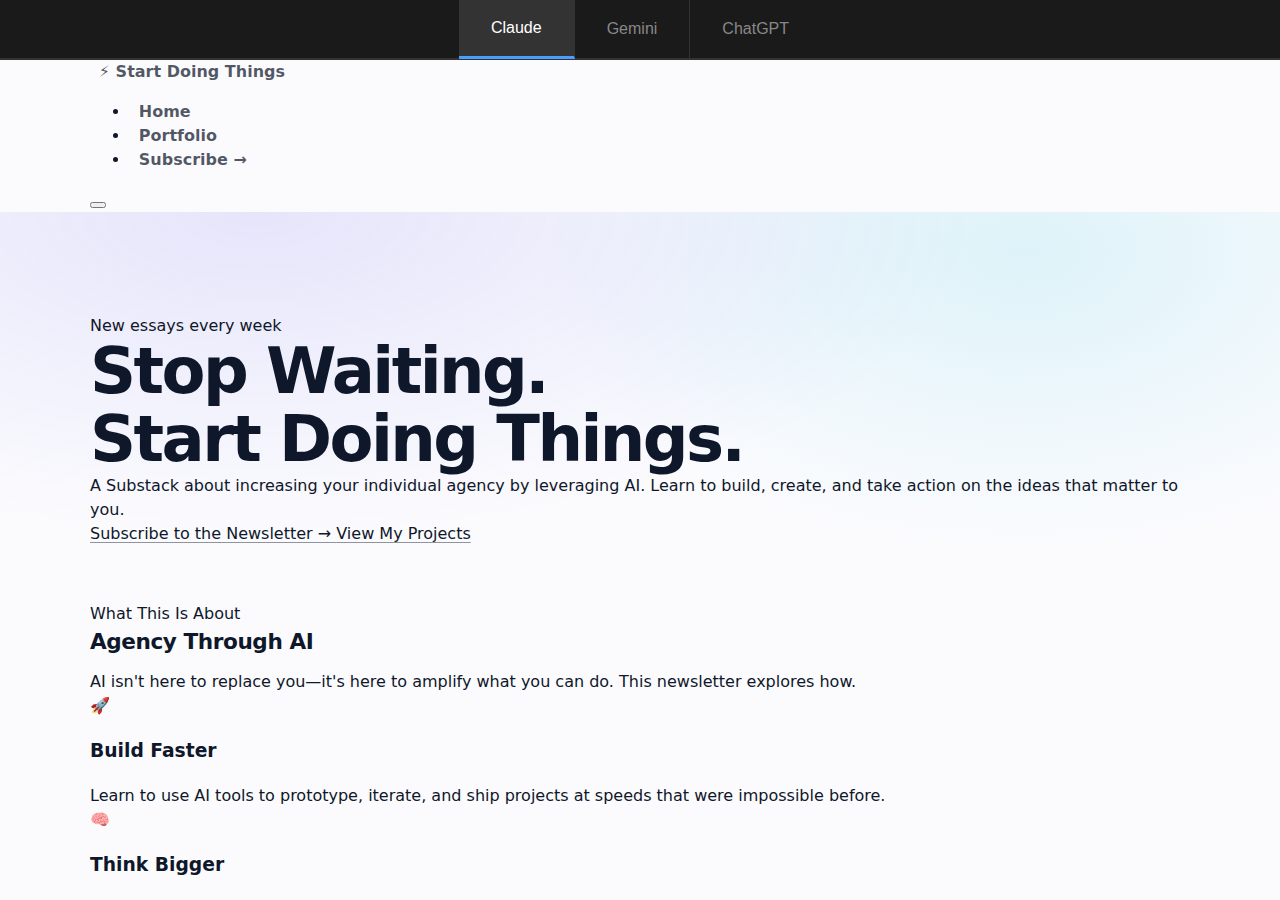
<file: index.html>
<!DOCTYPE html>
<html lang="en">
<head>
  <meta charset="UTF-8">
  <meta name="viewport" content="width=device-width, initial-scale=1.0">
  <title>AI Website Comparison | Start Doing Things</title>
  <meta name="description" content="Compare three AI-generated versions of the Start Doing Things website">
  <link rel="stylesheet" href="assets/css/switcher.css">
</head>
<body>
  <nav class="switcher-nav" role="navigation" aria-label="AI version switcher">
    <button data-target="claude" class="active" aria-label="View Claude's version">
      Claude
    </button>
    <button data-target="gemini" aria-label="View Gemini's version">
      Gemini
    </button>
    <button data-target="gpt" aria-label="View ChatGPT's version">
      ChatGPT
    </button>
  </nav>

  <iframe
    id="claude"
    src="claude.html"
    class="ai-frame active"
    title="Claude's website version"
    loading="eager">
  </iframe>

  <iframe
    id="gemini"
    src="gemini.html"
    class="ai-frame"
    title="Gemini's website version"
    loading="eager">
  </iframe>

  <iframe
    id="gpt"
    src="gpt.html"
    class="ai-frame"
    title="ChatGPT's website version"
    loading="eager">
  </iframe>

  <script src="assets/js/switcher.js"></script>
</body>
</html>
</file>
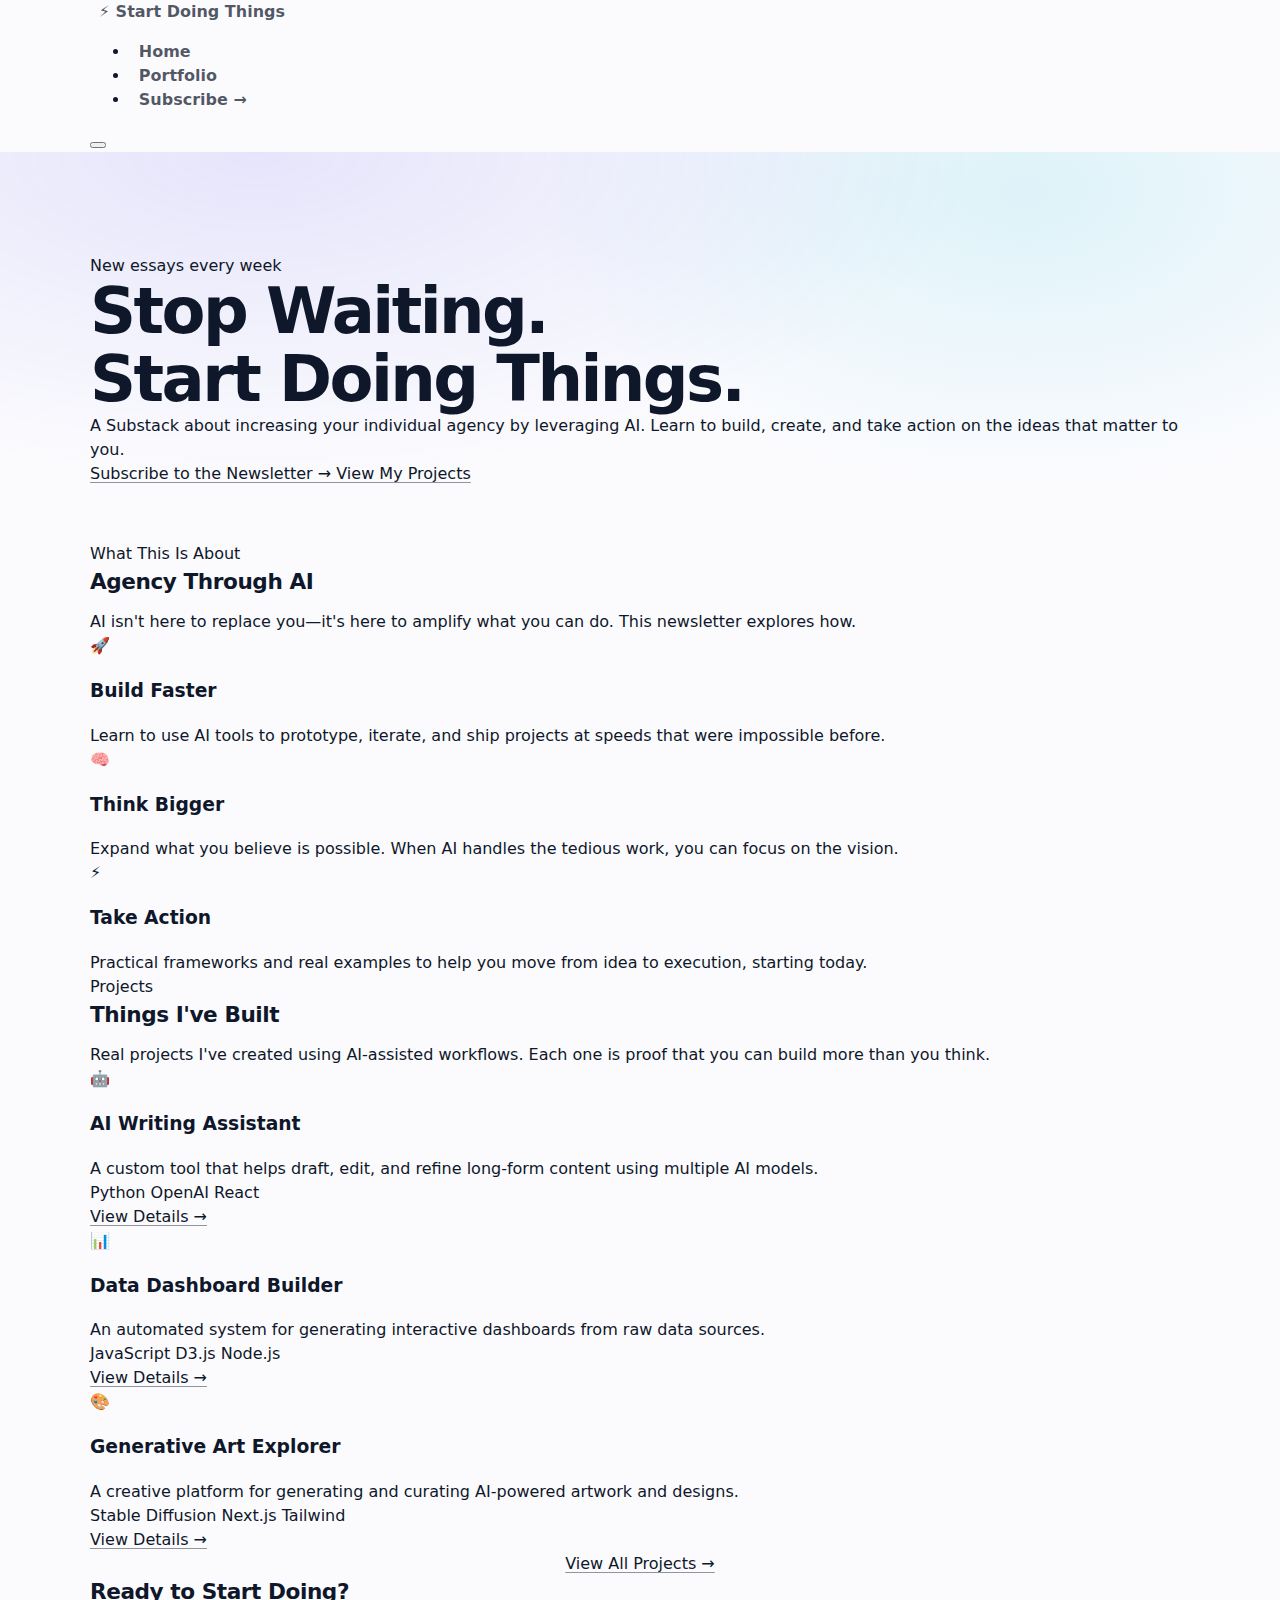
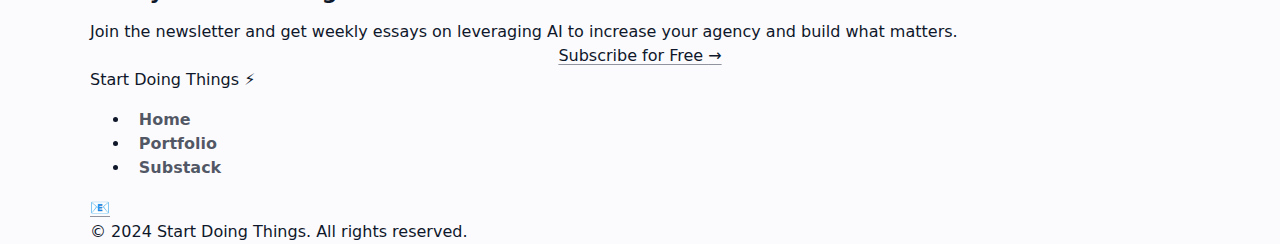
<file: claude.html>
<!DOCTYPE html>
<html lang="en">
<head>
    <meta charset="UTF-8">
    <meta name="viewport" content="width=device-width, initial-scale=1.0">
    <title>Start Doing Things | Increase Your Agency with AI</title>
    <meta name="description" content="A Substack about increasing individual agency by using AI. Learn to leverage AI tools to take action and build what matters.">
    
    <!-- Fonts -->
    <link rel="preconnect" href="https://fonts.googleapis.com">
    <link rel="preconnect" href="https://fonts.gstatic.com" crossorigin>
    <link href="https://fonts.googleapis.com/css2?family=Inter:wght@400;500;600;700;800&display=swap" rel="stylesheet">
    
    <!-- Styles -->
    <link rel="stylesheet" href="assets/css/main.css">
</head>
<body>
    <!-- Navigation -->
    <nav class="nav">
        <div class="container nav-container">
            <a href="index.html" class="nav-logo">
                <span class="nav-logo-icon">⚡</span>
                Start Doing Things
            </a>
            <ul class="nav-links" id="nav-links">
                <li><a href="index.html" class="nav-link active">Home</a></li>
                <li><a href="portfolio.html" class="nav-link">Portfolio</a></li>
                <li><a href="https://startdoingthings.substack.com/" target="_blank" rel="noopener" class="nav-cta">Subscribe →</a></li>
            </ul>
            <button class="nav-toggle" id="nav-toggle" aria-label="Toggle navigation">
                <span></span>
                <span></span>
                <span></span>
            </button>
        </div>
    </nav>

    <!-- Hero Section -->
    <section class="hero">
        <div class="container">
            <div class="hero-content">
                <div class="hero-badge">
                    <span class="hero-badge-dot"></span>
                    New essays every week
                </div>
                <h1 class="hero-title">
                    Stop Waiting.<br>
                    <span class="gradient-text">Start Doing Things.</span>
                </h1>
                <p class="hero-subtitle">
                    A Substack about increasing your individual agency by leveraging AI. Learn to build, create, and take action on the ideas that matter to you.
                </p>
                <div class="hero-cta-group">
                    <a href="https://startdoingthings.substack.com/" target="_blank" rel="noopener" class="btn btn-primary">
                        Subscribe to the Newsletter
                        <span class="btn-icon">→</span>
                    </a>
                    <a href="portfolio.html" class="btn btn-secondary">
                        View My Projects
                    </a>
                </div>
            </div>
        </div>
    </section>

    <!-- About Section -->
    <section class="section" id="about">
        <div class="container">
            <div class="section-header animate-on-scroll">
                <span class="section-label">What This Is About</span>
                <h2 class="section-title">Agency Through <span class="gradient-text">AI</span></h2>
                <p class="section-subtitle">
                    AI isn't here to replace you—it's here to amplify what you can do. This newsletter explores how.
                </p>
            </div>
            
            <div class="about-grid">
                <div class="about-card animate-on-scroll">
                    <div class="about-card-icon">🚀</div>
                    <h3 class="about-card-title">Build Faster</h3>
                    <p>Learn to use AI tools to prototype, iterate, and ship projects at speeds that were impossible before.</p>
                </div>
                <div class="about-card animate-on-scroll">
                    <div class="about-card-icon">🧠</div>
                    <h3 class="about-card-title">Think Bigger</h3>
                    <p>Expand what you believe is possible. When AI handles the tedious work, you can focus on the vision.</p>
                </div>
                <div class="about-card animate-on-scroll">
                    <div class="about-card-icon">⚡</div>
                    <h3 class="about-card-title">Take Action</h3>
                    <p>Practical frameworks and real examples to help you move from idea to execution, starting today.</p>
                </div>
            </div>
        </div>
    </section>

    <!-- Featured Projects Section -->
    <section class="section" id="featured">
        <div class="container">
            <div class="section-header animate-on-scroll">
                <span class="section-label">Projects</span>
                <h2 class="section-title">Things I've <span class="gradient-text">Built</span></h2>
                <p class="section-subtitle">
                    Real projects I've created using AI-assisted workflows. Each one is proof that you can build more than you think.
                </p>
            </div>
            
            <div class="featured-projects">
                <div class="project-card animate-on-scroll">
                    <div class="project-card-image">🤖</div>
                    <div class="project-card-content">
                        <h3 class="project-card-title">AI Writing Assistant</h3>
                        <p class="project-card-description">A custom tool that helps draft, edit, and refine long-form content using multiple AI models.</p>
                        <div class="project-card-tags">
                            <span class="project-tag">Python</span>
                            <span class="project-tag">OpenAI</span>
                            <span class="project-tag">React</span>
                        </div>
                        <a href="portfolio.html" class="project-card-link">View Details →</a>
                    </div>
                </div>
                <div class="project-card animate-on-scroll">
                    <div class="project-card-image">📊</div>
                    <div class="project-card-content">
                        <h3 class="project-card-title">Data Dashboard Builder</h3>
                        <p class="project-card-description">An automated system for generating interactive dashboards from raw data sources.</p>
                        <div class="project-card-tags">
                            <span class="project-tag">JavaScript</span>
                            <span class="project-tag">D3.js</span>
                            <span class="project-tag">Node.js</span>
                        </div>
                        <a href="portfolio.html" class="project-card-link">View Details →</a>
                    </div>
                </div>
                <div class="project-card animate-on-scroll">
                    <div class="project-card-image">🎨</div>
                    <div class="project-card-content">
                        <h3 class="project-card-title">Generative Art Explorer</h3>
                        <p class="project-card-description">A creative platform for generating and curating AI-powered artwork and designs.</p>
                        <div class="project-card-tags">
                            <span class="project-tag">Stable Diffusion</span>
                            <span class="project-tag">Next.js</span>
                            <span class="project-tag">Tailwind</span>
                        </div>
                        <a href="portfolio.html" class="project-card-link">View Details →</a>
                    </div>
                </div>
            </div>
            
            <div style="text-align: center; margin-top: var(--spacing-2xl);" class="animate-on-scroll">
                <a href="portfolio.html" class="btn btn-secondary">View All Projects →</a>
            </div>
        </div>
    </section>

    <!-- CTA Section -->
    <section class="section" style="background: var(--color-bg-secondary); border-top: 1px solid var(--color-border); border-bottom: 1px solid var(--color-border);">
        <div class="container">
            <div class="section-header animate-on-scroll" style="margin-bottom: var(--spacing-xl);">
                <h2 class="section-title">Ready to <span class="gradient-text">Start Doing</span>?</h2>
                <p class="section-subtitle">
                    Join the newsletter and get weekly essays on leveraging AI to increase your agency and build what matters.
                </p>
            </div>
            <div style="text-align: center;" class="animate-on-scroll">
                <a href="https://startdoingthings.substack.com/" target="_blank" rel="noopener" class="btn btn-primary">
                    Subscribe for Free
                    <span class="btn-icon">→</span>
                </a>
            </div>
        </div>
    </section>

    <!-- Footer -->
    <footer class="footer">
        <div class="container">
            <div class="footer-content">
                <div class="footer-logo">Start Doing Things ⚡</div>
                <ul class="footer-links">
                    <li><a href="index.html" class="footer-link">Home</a></li>
                    <li><a href="portfolio.html" class="footer-link">Portfolio</a></li>
                    <li><a href="https://startdoingthings.substack.com/" target="_blank" rel="noopener" class="footer-link">Substack</a></li>
                </ul>
                <div class="footer-social">
                    <a href="https://startdoingthings.substack.com/" target="_blank" rel="noopener" class="footer-social-link" aria-label="Substack">📧</a>
                </div>
                <p class="footer-copyright">© 2024 Start Doing Things. All rights reserved.</p>
            </div>
        </div>
    </footer>

    <!-- Scripts -->
    <script src="assets/js/main.js"></script>
</body>
</html>
</file>
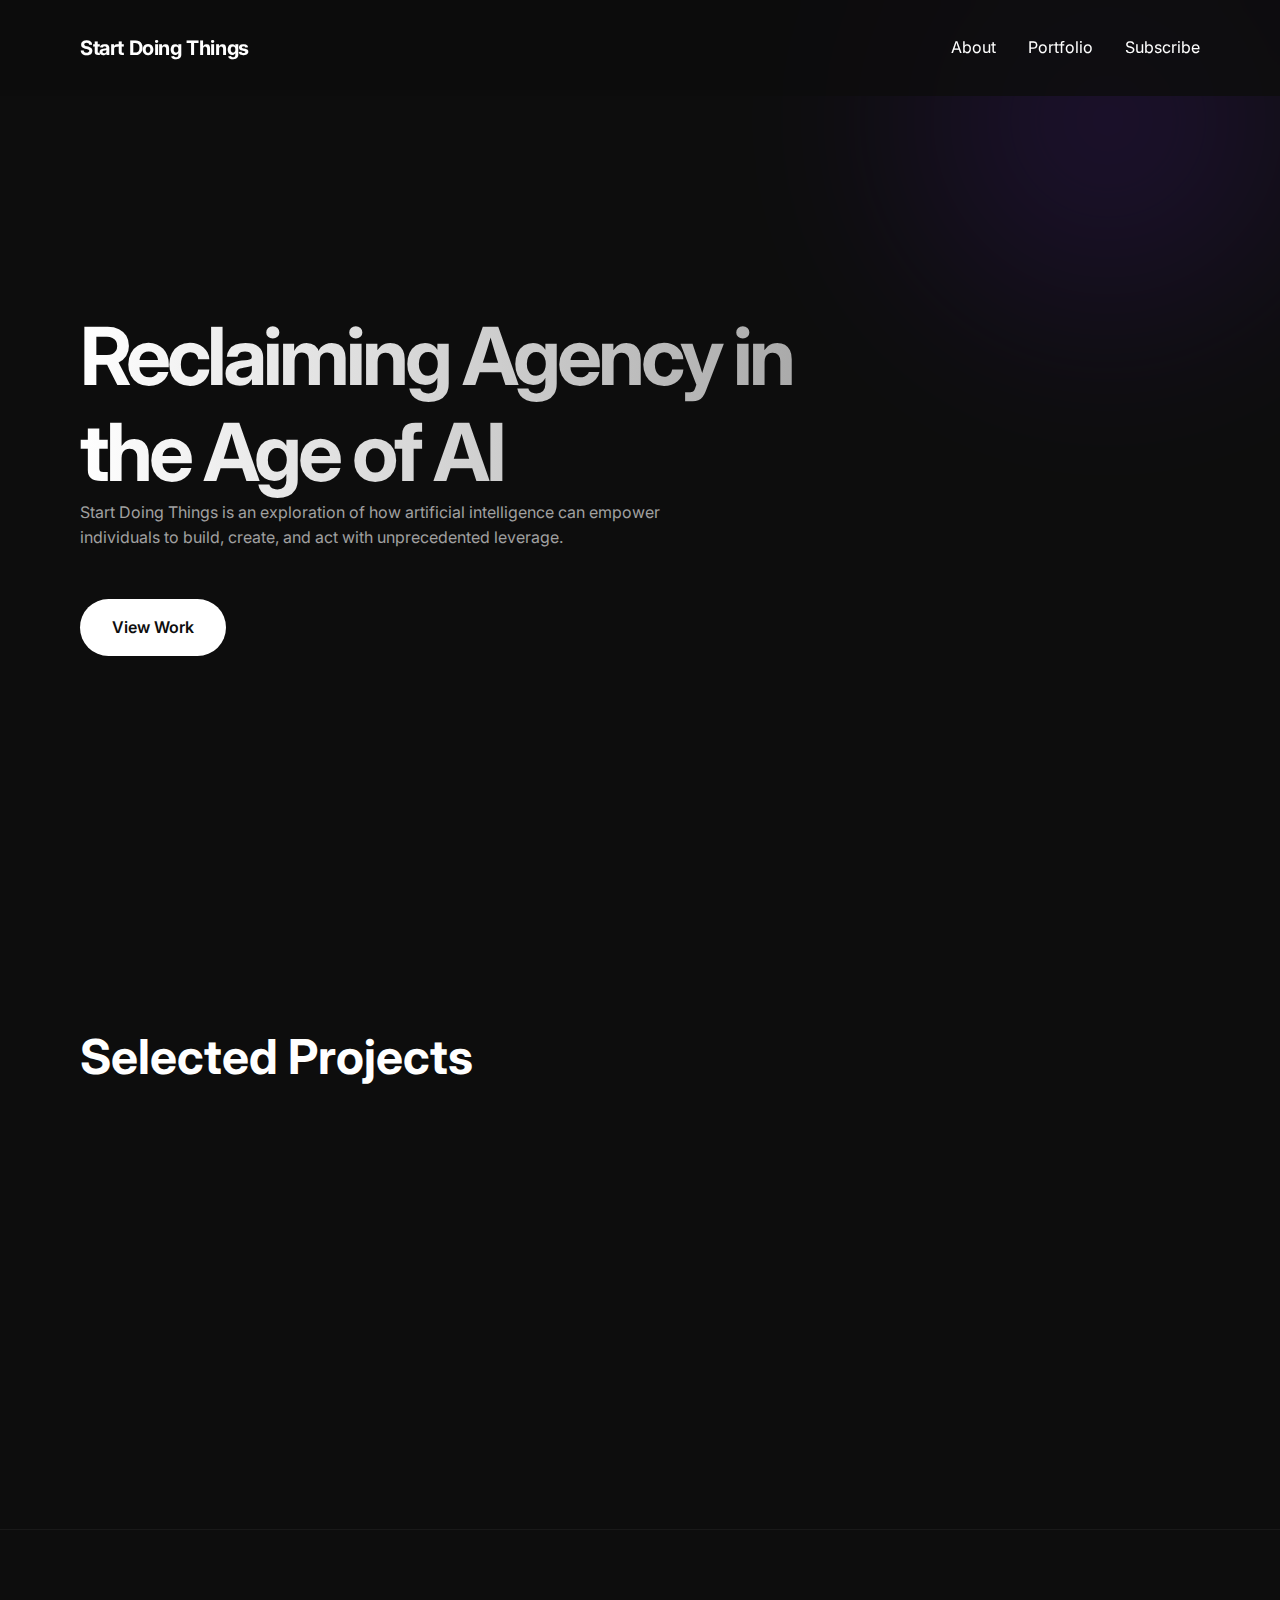
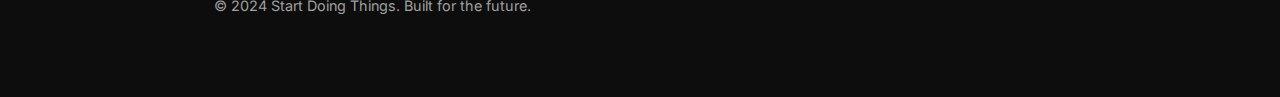
<file: gemini.html>
<!DOCTYPE html>
<html lang="en">

<head>
    <meta charset="UTF-8">
    <meta name="viewport" content="width=device-width, initial-scale=1.0">
    <title>Start Doing Things | AI & Agency</title>
    <link rel="preconnect" href="https://fonts.googleapis.com">
    <link rel="preconnect" href="https://fonts.gstatic.com" crossorigin>
    <link href="https://fonts.googleapis.com/css2?family=Inter:wght@400;600;700&display=swap" rel="stylesheet">
    <link rel="stylesheet" href="assets-gemini/css/styles.css">
</head>

<body>

    <header>
        <div class="container">
            <nav>
                <a href="#" class="logo">Start Doing Things</a>
                <ul class="nav-links">
                    <li><a href="#about">About</a></li>
                    <li><a href="#portfolio">Portfolio</a></li>
                    <li><a href="https://substack.com" target="_blank">Subscribe</a></li>
                </ul>
            </nav>
        </div>
    </header>

    <main>
        <section id="about" class="hero">
            <div class="container">
                <div class="hero-content">
                    <h1>Reclaiming Agency in the Age of AI</h1>
                    <p>Start Doing Things is an exploration of how artificial intelligence can empower individuals to
                        build, create, and act with unprecedented leverage.</p>
                    <a href="#portfolio" class="cta-button">View Work</a>
                </div>
            </div>
        </section>

        <section id="portfolio" class="portfolio">
            <div class="container">
                <h2>Selected Projects</h2>
                <div class="project-grid">
                    <!-- Project 1 -->
                    <article class="project-card">
                        <h3>Agentic Workflows</h3>
                        <p>A framework for autonomous AI agents to handle complex, multi-step tasks with minimal human
                            intervention.</p>
                        <div class="project-tags">
                            <span class="tag">Python</span>
                            <span class="tag">LLMs</span>
                        </div>
                    </article>

                    <!-- Project 2 -->
                    <article class="project-card">
                        <h3>Personal Knowledge Base</h3>
                        <p>An AI-integrated second brain that connects ideas and surfaces relevant context
                            automatically.</p>
                        <div class="project-tags">
                            <span class="tag">Next.js</span>
                            <span class="tag">Vector DB</span>
                        </div>
                    </article>

                    <!-- Project 3 -->
                    <article class="project-card">
                        <h3>Automated Research Assistant</h3>
                        <p>Tools for synthesizing vast amounts of information into actionable insights.</p>
                        <div class="project-tags">
                            <span class="tag">Automation</span>
                            <span class="tag">NLP</span>
                        </div>
                    </article>
                </div>
            </div>
        </section>
    </main>

    <footer>
        <div class="container">
            <p>&copy; 2024 Start Doing Things. Built for the future.</p>
        </div>
    </footer>

    <script src="assets-gemini/js/main.js"></script>
</body>

</html>
</file>
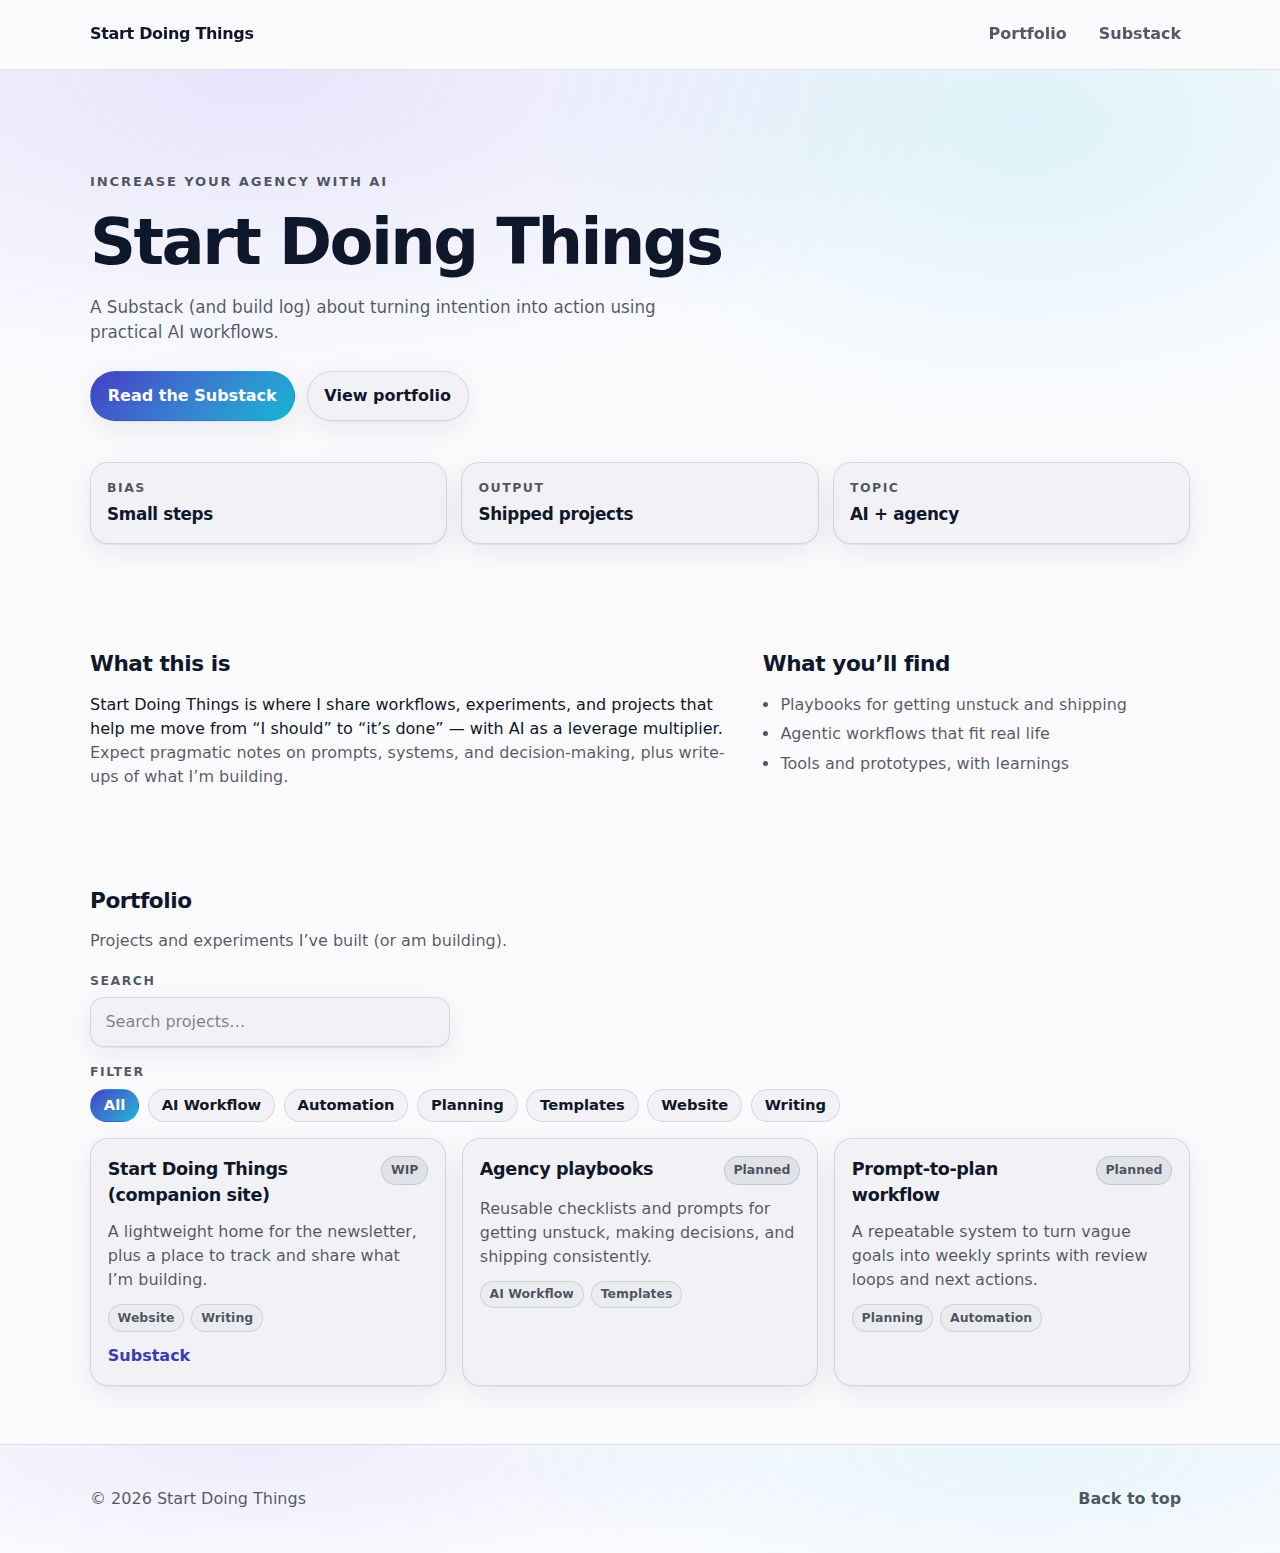
<file: gpt.html>
<!DOCTYPE html>
<html lang="en">
<head>
    <meta charset="UTF-8">
    <meta name="viewport" content="width=device-width, initial-scale=1">
    <title>Start Doing Things</title>
    <meta name="description" content="Start Doing Things is a Substack about increasing individual agency by using AI—practical workflows, experiments, and projects.">
    <meta name="theme-color" content="#0b1020">
    <meta property="og:title" content="Start Doing Things">
    <meta property="og:description" content="Increase your agency with AI. Practical workflows, experiments, and projects.">
    <meta property="og:type" content="website">
    <link rel="stylesheet" href="assets-gpt/css/main.css">
</head>
<body>
    <a class="skip-link" href="#main">Skip to content</a>

    <header class="site-header">
        <div class="container header-inner">
            <a class="brand" href="#top" aria-label="Start Doing Things, home">Start Doing Things</a>

            <nav class="nav" aria-label="Primary">
                <a href="#portfolio">Portfolio</a>
                <a id="substack-link" href="https://startdoingthings.substack.com" target="_blank" rel="noopener noreferrer">Substack</a>
            </nav>
        </div>
    </header>

    <main id="main">
        <section class="hero" id="top">
            <div class="container hero-inner">
                <p class="eyebrow">Increase your agency with AI</p>
                <h1>Start Doing Things</h1>
                <p class="lead">
                    A Substack (and build log) about turning intention into action using practical AI workflows.
                </p>

                <div class="cta-row">
                    <a class="button primary" id="substack-cta" href="https://startdoingthings.substack.com" target="_blank" rel="noopener noreferrer">Read the Substack</a>
                    <a class="button" href="#portfolio">View portfolio</a>
                </div>

                <dl class="stats" aria-label="Site focus areas">
                    <div class="stat">
                        <dt>Bias</dt>
                        <dd>Small steps</dd>
                    </div>
                    <div class="stat">
                        <dt>Output</dt>
                        <dd>Shipped projects</dd>
                    </div>
                    <div class="stat">
                        <dt>Topic</dt>
                        <dd>AI + agency</dd>
                    </div>
                </dl>
            </div>
        </section>

        <section class="content">
            <div class="container columns">
                <div>
                    <h2>What this is</h2>
                    <p>
                        Start Doing Things is where I share workflows, experiments, and projects that help me move from
                        “I should” to “it’s done” — with AI as a leverage multiplier.
                    </p>
                    <p class="muted">
                        Expect pragmatic notes on prompts, systems, and decision-making, plus write-ups of what I’m building.
                    </p>
                </div>
                <div>
                    <h2>What you’ll find</h2>
                    <ul class="list">
                        <li>Playbooks for getting unstuck and shipping</li>
                        <li>Agentic workflows that fit real life</li>
                        <li>Tools and prototypes, with learnings</li>
                    </ul>
                </div>
            </div>
        </section>

        <section class="portfolio" id="portfolio">
            <div class="container">
                <div class="section-head">
                    <div>
                        <h2>Portfolio</h2>
                        <p class="muted">Projects and experiments I’ve built (or am building).</p>
                    </div>
                </div>

                <div class="portfolio-controls">
                    <label class="field">
                        <span class="field-label">Search</span>
                        <input id="project-search" type="search" inputmode="search" placeholder="Search projects…" autocomplete="off">
                    </label>

                    <div class="filter">
                        <span class="field-label">Filter</span>
                        <div class="tag-filters" id="tag-filters" role="group" aria-label="Project tag filters"></div>
                    </div>
                </div>

                <div id="projects-grid" class="grid" aria-live="polite"></div>
                <p id="projects-empty" class="muted hidden">No projects match your search yet.</p>
            </div>
        </section>
    </main>

    <footer class="site-footer">
        <div class="container footer-inner">
            <p class="footer-text">© <span id="year"></span> Start Doing Things</p>
            <a class="footer-link" href="#top">Back to top</a>
        </div>
    </footer>

    <script src="assets-gpt/js/main.js" defer></script>
</body>
</html>
</file>
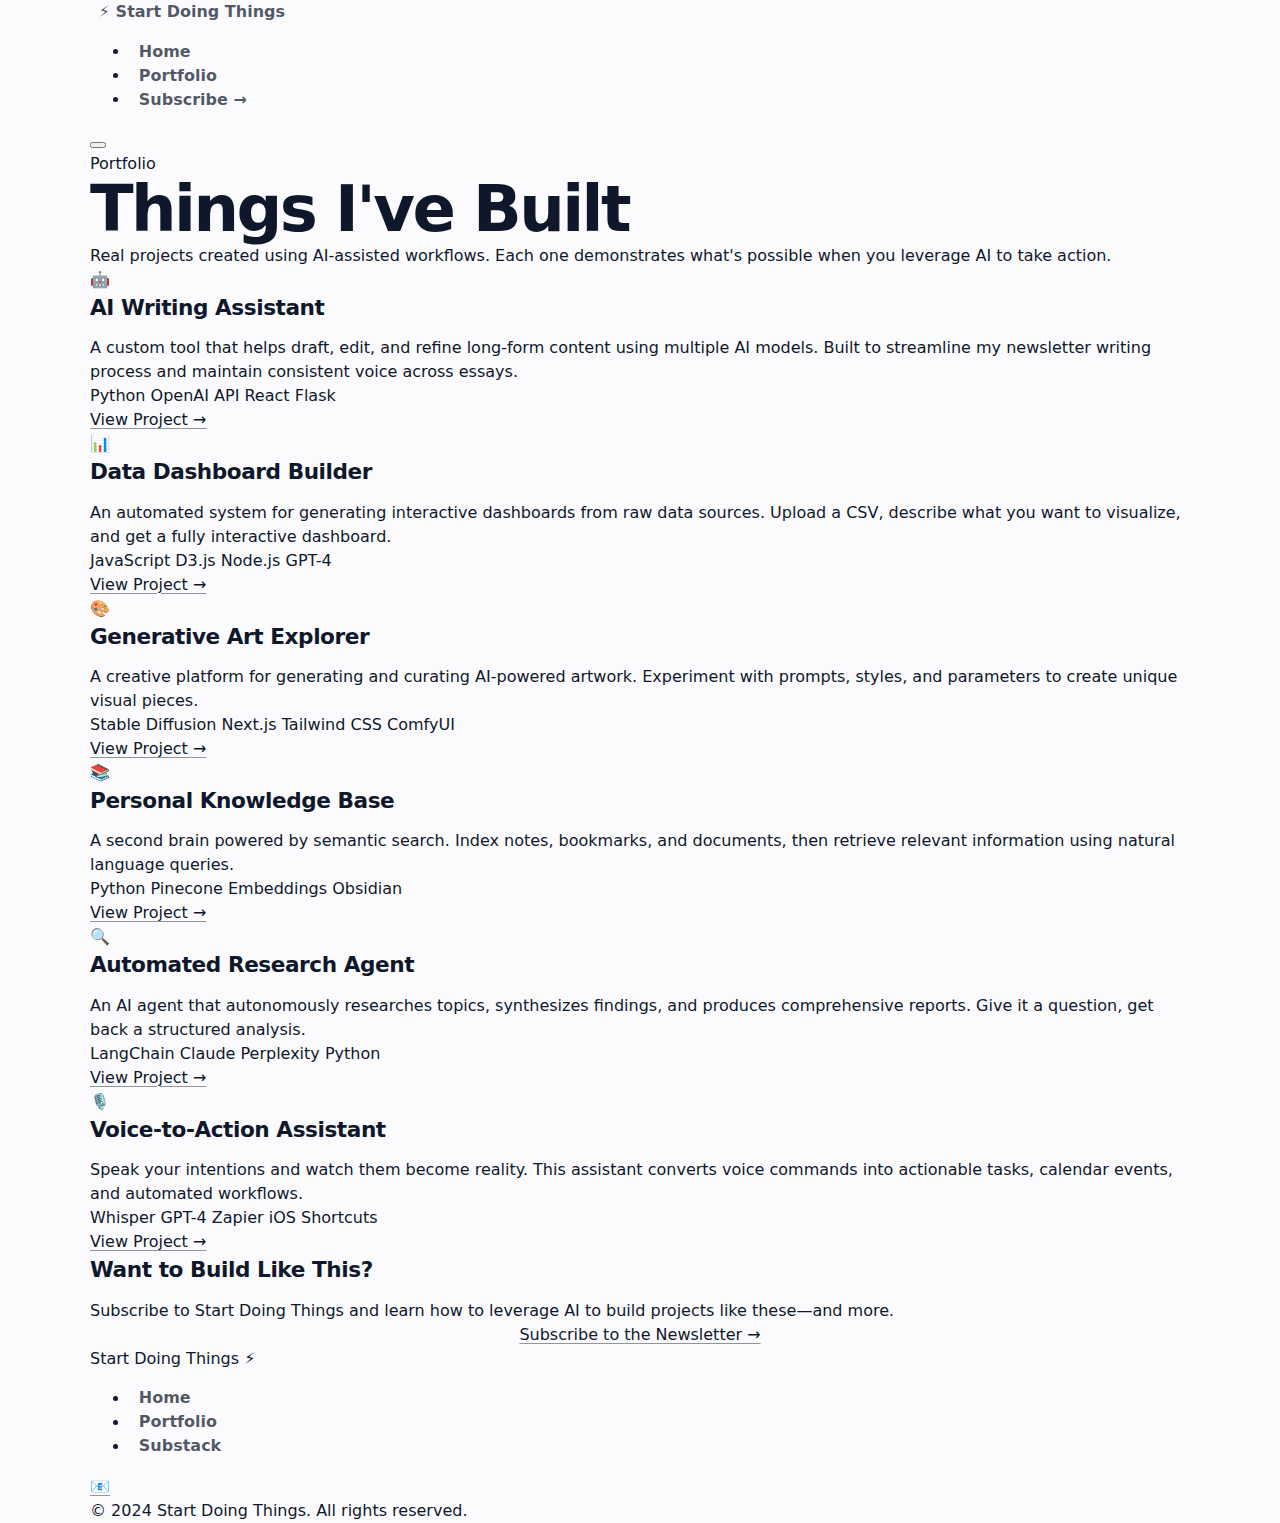
<file: portfolio.html>
<!DOCTYPE html>
<html lang="en">

<head>
    <meta charset="UTF-8">
    <meta name="viewport" content="width=device-width, initial-scale=1.0">
    <title>Portfolio | Start Doing Things</title>
    <meta name="description"
        content="Projects built using AI-assisted workflows. Real examples of what's possible when you leverage AI to increase your agency.">

    <!-- Fonts -->
    <link rel="preconnect" href="https://fonts.googleapis.com">
    <link rel="preconnect" href="https://fonts.gstatic.com" crossorigin>
    <link href="https://fonts.googleapis.com/css2?family=Inter:wght@400;500;600;700;800&display=swap" rel="stylesheet">

    <!-- Styles -->
    <link rel="stylesheet" href="assets/css/main.css">
</head>

<body>
    <!-- Navigation -->
    <nav class="nav">
        <div class="container nav-container">
            <a href="index.html" class="nav-logo">
                <span class="nav-logo-icon">⚡</span>
                Start Doing Things
            </a>
            <ul class="nav-links" id="nav-links">
                <li><a href="index.html" class="nav-link">Home</a></li>
                <li><a href="portfolio.html" class="nav-link active">Portfolio</a></li>
                <li><a href="https://startdoingthings.substack.com/" target="_blank" rel="noopener"
                        class="nav-cta">Subscribe →</a></li>
            </ul>
            <button class="nav-toggle" id="nav-toggle" aria-label="Toggle navigation">
                <span></span>
                <span></span>
                <span></span>
            </button>
        </div>
    </nav>

    <!-- Page Header -->
    <header class="page-header">
        <div class="container">
            <span class="section-label">Portfolio</span>
            <h1 class="page-title">Things I've <span class="gradient-text">Built</span></h1>
            <p class="page-subtitle">
                Real projects created using AI-assisted workflows. Each one demonstrates what's possible when you
                leverage AI to take action.
            </p>
        </div>
    </header>

    <!-- Projects Grid -->
    <section class="section" style="padding-top: 0;">
        <div class="container">
            <div class="projects-grid">

                <!-- Project 1: AI Writing Assistant -->
                <article class="project-card animate-on-scroll">
                    <div class="project-card-image">🤖</div>
                    <div class="project-card-content">
                        <h2 class="project-card-title">AI Writing Assistant</h2>
                        <p class="project-card-description">
                            A custom tool that helps draft, edit, and refine long-form content using multiple AI models.
                            Built to streamline my newsletter writing process and maintain consistent voice across
                            essays.
                        </p>
                        <div class="project-card-tags">
                            <span class="project-tag">Python</span>
                            <span class="project-tag">OpenAI API</span>
                            <span class="project-tag">React</span>
                            <span class="project-tag">Flask</span>
                        </div>
                        <a href="#" class="project-card-link">View Project →</a>
                    </div>
                </article>

                <!-- Project 2: Data Dashboard Builder -->
                <article class="project-card animate-on-scroll">
                    <div class="project-card-image">📊</div>
                    <div class="project-card-content">
                        <h2 class="project-card-title">Data Dashboard Builder</h2>
                        <p class="project-card-description">
                            An automated system for generating interactive dashboards from raw data sources. Upload a
                            CSV, describe what you want to visualize, and get a fully interactive dashboard.
                        </p>
                        <div class="project-card-tags">
                            <span class="project-tag">JavaScript</span>
                            <span class="project-tag">D3.js</span>
                            <span class="project-tag">Node.js</span>
                            <span class="project-tag">GPT-4</span>
                        </div>
                        <a href="#" class="project-card-link">View Project →</a>
                    </div>
                </article>

                <!-- Project 3: Generative Art Explorer -->
                <article class="project-card animate-on-scroll">
                    <div class="project-card-image">🎨</div>
                    <div class="project-card-content">
                        <h2 class="project-card-title">Generative Art Explorer</h2>
                        <p class="project-card-description">
                            A creative platform for generating and curating AI-powered artwork. Experiment with prompts,
                            styles, and parameters to create unique visual pieces.
                        </p>
                        <div class="project-card-tags">
                            <span class="project-tag">Stable Diffusion</span>
                            <span class="project-tag">Next.js</span>
                            <span class="project-tag">Tailwind CSS</span>
                            <span class="project-tag">ComfyUI</span>
                        </div>
                        <a href="#" class="project-card-link">View Project →</a>
                    </div>
                </article>

                <!-- Project 4: Personal Knowledge Base -->
                <article class="project-card animate-on-scroll">
                    <div class="project-card-image">📚</div>
                    <div class="project-card-content">
                        <h2 class="project-card-title">Personal Knowledge Base</h2>
                        <p class="project-card-description">
                            A second brain powered by semantic search. Index notes, bookmarks, and documents, then
                            retrieve relevant information using natural language queries.
                        </p>
                        <div class="project-card-tags">
                            <span class="project-tag">Python</span>
                            <span class="project-tag">Pinecone</span>
                            <span class="project-tag">Embeddings</span>
                            <span class="project-tag">Obsidian</span>
                        </div>
                        <a href="#" class="project-card-link">View Project →</a>
                    </div>
                </article>

                <!-- Project 5: Automated Research Agent -->
                <article class="project-card animate-on-scroll">
                    <div class="project-card-image">🔍</div>
                    <div class="project-card-content">
                        <h2 class="project-card-title">Automated Research Agent</h2>
                        <p class="project-card-description">
                            An AI agent that autonomously researches topics, synthesizes findings, and produces
                            comprehensive reports. Give it a question, get back a structured analysis.
                        </p>
                        <div class="project-card-tags">
                            <span class="project-tag">LangChain</span>
                            <span class="project-tag">Claude</span>
                            <span class="project-tag">Perplexity</span>
                            <span class="project-tag">Python</span>
                        </div>
                        <a href="#" class="project-card-link">View Project →</a>
                    </div>
                </article>

                <!-- Project 6: Voice-to-Action Assistant -->
                <article class="project-card animate-on-scroll">
                    <div class="project-card-image">🎙️</div>
                    <div class="project-card-content">
                        <h2 class="project-card-title">Voice-to-Action Assistant</h2>
                        <p class="project-card-description">
                            Speak your intentions and watch them become reality. This assistant converts voice commands
                            into actionable tasks, calendar events, and automated workflows.
                        </p>
                        <div class="project-card-tags">
                            <span class="project-tag">Whisper</span>
                            <span class="project-tag">GPT-4</span>
                            <span class="project-tag">Zapier</span>
                            <span class="project-tag">iOS Shortcuts</span>
                        </div>
                        <a href="#" class="project-card-link">View Project →</a>
                    </div>
                </article>

            </div>
        </div>
    </section>

    <!-- CTA Section -->
    <section class="section" style="background: var(--color-bg-secondary); border-top: 1px solid var(--color-border);">
        <div class="container">
            <div class="section-header animate-on-scroll" style="margin-bottom: var(--spacing-xl);">
                <h2 class="section-title">Want to Build Like This?</h2>
                <p class="section-subtitle">
                    Subscribe to Start Doing Things and learn how to leverage AI to build projects like these—and more.
                </p>
            </div>
            <div style="text-align: center;" class="animate-on-scroll">
                <a href="https://startdoingthings.substack.com/" target="_blank" rel="noopener" class="btn btn-primary">
                    Subscribe to the Newsletter
                    <span class="btn-icon">→</span>
                </a>
            </div>
        </div>
    </section>

    <!-- Footer -->
    <footer class="footer">
        <div class="container">
            <div class="footer-content">
                <div class="footer-logo">Start Doing Things ⚡</div>
                <ul class="footer-links">
                    <li><a href="index.html" class="footer-link">Home</a></li>
                    <li><a href="portfolio.html" class="footer-link">Portfolio</a></li>
                    <li><a href="https://startdoingthings.substack.com/" target="_blank" rel="noopener"
                            class="footer-link">Substack</a></li>
                </ul>
                <div class="footer-social">
                    <a href="https://startdoingthings.substack.com/" target="_blank" rel="noopener"
                        class="footer-social-link" aria-label="Substack">📧</a>
                </div>
                <p class="footer-copyright">© 2024 Start Doing Things. All rights reserved.</p>
            </div>
        </div>
    </footer>

    <!-- Scripts -->
    <script src="assets/js/main.js"></script>
</body>

</html>
</file>
<file: assets/css/main.css>
*,
*::before,
*::after {
  box-sizing: border-box;
}

:root {
  color-scheme: light;
  --bg: #fbfbfe;
  --header-bg: rgba(251, 251, 254, 0.78);
  --text: #0f172a;
  --muted: rgba(15, 23, 42, 0.72);
  --surface: rgba(15, 23, 42, 0.04);
  --surface-2: rgba(15, 23, 42, 0.07);
  --border: rgba(15, 23, 42, 0.12);
  --shadow-sm: 0 1px 0 rgba(15, 23, 42, 0.05), 0 8px 30px rgba(15, 23, 42, 0.08);
  --accent: #4f46e5;
  --accent-2: #06b6d4;
  --hero-glow: rgba(79, 70, 229, 0.12);
  --hero-glow-2: rgba(6, 182, 212, 0.12);
  --radius: 18px;
}

@media (prefers-color-scheme: dark) {
  :root {
    color-scheme: dark;
    --bg: #0b1020;
    --header-bg: rgba(11, 16, 32, 0.72);
    --text: #e7edf9;
    --muted: rgba(231, 237, 249, 0.72);
    --surface: rgba(255, 255, 255, 0.06);
    --surface-2: rgba(255, 255, 255, 0.09);
    --border: rgba(255, 255, 255, 0.14);
    --shadow-sm: 0 1px 0 rgba(255, 255, 255, 0.06), 0 18px 40px rgba(0, 0, 0, 0.55);
    --accent: #a5b4fc;
    --accent-2: #2dd4bf;
    --hero-glow: rgba(124, 92, 255, 0.18);
    --hero-glow-2: rgba(45, 212, 191, 0.16);
  }
}

html {
  scroll-behavior: smooth;
}

@media (prefers-reduced-motion: reduce) {
  html {
    scroll-behavior: auto;
  }

  *,
  *::before,
  *::after {
    animation-duration: 0.01ms !important;
    animation-iteration-count: 1 !important;
    transition-duration: 0.01ms !important;
    scroll-behavior: auto !important;
  }
}

body {
  margin: 0;
  font-family: ui-sans-serif, system-ui, -apple-system, Segoe UI, Roboto, Helvetica, Arial, "Apple Color Emoji",
    "Segoe UI Emoji";
  line-height: 1.5;
  color: var(--text);
  background: var(--bg);
  text-rendering: optimizeLegibility;
}

a {
  color: inherit;
  text-decoration-color: currentColor;
  text-decoration-color: color-mix(in oklab, var(--text), transparent 55%);
  text-decoration-thickness: 0.09em;
  text-underline-offset: 0.18em;
}

a:hover {
  text-decoration-color: var(--accent);
  text-decoration-color: color-mix(in oklab, var(--accent), transparent 25%);
}

:focus-visible {
  outline: 3px solid var(--accent);
  outline-offset: 4px;
}

.container {
  width: min(1100px, calc(100% - 2rem));
  margin-inline: auto;
}

.skip-link {
  position: absolute;
  top: 0.75rem;
  left: 0.75rem;
  z-index: 999;
  padding: 0.7rem 0.95rem;
  border-radius: 999px;
  background: var(--text);
  color: var(--bg);
  text-decoration: none;
  transform: translateY(-160%);
  transition: transform 160ms ease;
}

.skip-link:focus {
  transform: translateY(0);
}

.site-header {
  position: sticky;
  top: 0;
  z-index: 50;
  border-bottom: 1px solid var(--border);
  background: var(--header-bg);
  backdrop-filter: blur(12px);
}

.header-inner {
  display: flex;
  align-items: center;
  justify-content: space-between;
  gap: 1rem;
  padding: 0.95rem 0;
}

.brand {
  font-weight: 800;
  letter-spacing: -0.02em;
  text-decoration: none;
}

.nav {
  display: flex;
  align-items: center;
  gap: 0.9rem;
}

.nav a {
  color: var(--muted);
  text-decoration: none;
  font-weight: 650;
  padding: 0.45rem 0.55rem;
  border-radius: 999px;
}

.nav a:hover {
  color: var(--text);
  background: var(--surface);
}

.hero {
  padding: clamp(4.5rem, 8vw, 7rem) 0 3.5rem;
  background:
    radial-gradient(1200px 540px at 20% 0%, var(--hero-glow), transparent 60%),
    radial-gradient(900px 540px at 80% 10%, var(--hero-glow-2), transparent 55%);
}

.hero-inner {
  display: grid;
  gap: 1.1rem;
}

.eyebrow {
  margin: 0;
  color: var(--muted);
  letter-spacing: 0.14em;
  text-transform: uppercase;
  font-weight: 700;
  font-size: 0.82rem;
}

h1 {
  margin: 0;
  font-size: clamp(2.6rem, 5vw, 4rem);
  line-height: 1.06;
  letter-spacing: -0.04em;
}

h2 {
  margin: 0 0 0.75rem;
  font-size: 1.35rem;
  letter-spacing: -0.02em;
}

p {
  margin: 0;
}

.lead {
  max-width: 60ch;
  font-size: 1.05rem;
  color: var(--muted);
}

.cta-row {
  display: flex;
  flex-wrap: wrap;
  gap: 0.75rem;
  margin-top: 0.5rem;
}

.button {
  display: inline-flex;
  align-items: center;
  justify-content: center;
  gap: 0.55rem;
  padding: 0.75rem 1.05rem;
  border-radius: 999px;
  border: 1px solid var(--border);
  background: var(--surface);
  color: var(--text);
  text-decoration: none;
  font-weight: 700;
  box-shadow: var(--shadow-sm);
  transition: transform 140ms ease, background 140ms ease, border-color 140ms ease;
}

.button:hover {
  transform: translateY(-1px);
  background: var(--surface-2);
}

.button.primary {
  color: #ffffff;
  border-color: transparent;
  background: linear-gradient(135deg, var(--accent), var(--accent-2));
  background: linear-gradient(135deg, color-mix(in oklab, var(--accent), #000 10%), var(--accent-2));
}

.button.primary:hover {
  background: linear-gradient(135deg, var(--accent), var(--accent-2));
}

.stats {
  display: grid;
  grid-template-columns: repeat(auto-fit, minmax(160px, 1fr));
  gap: 0.9rem;
  padding: 0;
  margin: 1.5rem 0 0;
}

.stat {
  border-radius: var(--radius);
  border: 1px solid var(--border);
  background: var(--surface);
  padding: 1rem 1rem;
  box-shadow: var(--shadow-sm);
}

.stat dt {
  margin: 0 0 0.25rem;
  font-size: 0.78rem;
  font-weight: 800;
  letter-spacing: 0.12em;
  text-transform: uppercase;
  color: var(--muted);
}

.stat dd {
  margin: 0;
  font-size: 1.05rem;
  font-weight: 800;
  letter-spacing: -0.02em;
}

.content {
  padding: 3rem 0;
}

.columns {
  display: grid;
  gap: 2rem;
}

@media (min-width: 900px) {
  .columns {
    grid-template-columns: 1.2fr 0.8fr;
    align-items: start;
  }
}

.muted {
  color: var(--muted);
}

.list {
  margin: 0.6rem 0 0;
  padding-left: 1.1rem;
  color: var(--muted);
}

.list li {
  margin: 0.35rem 0;
}

.portfolio {
  padding: 3rem 0 3.6rem;
}

.section-head {
  display: flex;
  align-items: flex-end;
  justify-content: space-between;
  gap: 1rem;
  flex-wrap: wrap;
  margin-bottom: 1.1rem;
}

.portfolio-controls {
  display: flex;
  gap: 1rem;
  flex-wrap: wrap;
  align-items: flex-end;
  margin: 1.2rem 0 1rem;
}

.field {
  display: flex;
  flex-direction: column;
  gap: 0.4rem;
  min-width: min(360px, 100%);
}

.filter {
  display: flex;
  flex-direction: column;
  gap: 0.4rem;
}

.field-label {
  font-size: 0.78rem;
  font-weight: 850;
  letter-spacing: 0.12em;
  text-transform: uppercase;
  color: var(--muted);
}

input[type="search"] {
  border-radius: 14px;
  border: 1px solid var(--border);
  background: var(--surface);
  color: var(--text);
  font: inherit;
  padding: 0.75rem 0.9rem;
  box-shadow: var(--shadow-sm);
}

input[type="search"]::placeholder {
  color: var(--muted);
  color: color-mix(in oklab, var(--muted), transparent 25%);
}

.tag-filters {
  display: flex;
  gap: 0.55rem;
  flex-wrap: wrap;
  align-items: center;
}

.chip {
  appearance: none;
  -webkit-appearance: none;
  border-radius: 999px;
  border: 1px solid var(--border);
  background: var(--surface);
  color: var(--text);
  font-family: inherit;
  line-height: 1;
  padding: 0.52rem 0.8rem;
  font-weight: 750;
  font-size: 0.92rem;
  cursor: pointer;
  transition: transform 140ms ease, background 140ms ease, border-color 140ms ease;
}

.chip:hover {
  transform: translateY(-1px);
  background: var(--surface-2);
}

.chip[aria-pressed="true"] {
  border-color: transparent;
  background: linear-gradient(135deg, var(--accent), var(--accent-2));
  background: linear-gradient(135deg, color-mix(in oklab, var(--accent), #000 10%), var(--accent-2));
  color: #ffffff;
}

.grid {
  display: grid;
  grid-template-columns: repeat(auto-fit, minmax(240px, 1fr));
  gap: 1rem;
  margin-top: 1rem;
}

.card {
  display: flex;
  flex-direction: column;
  gap: 0.75rem;
  padding: 1.05rem;
  border-radius: var(--radius);
  border: 1px solid var(--border);
  background: var(--surface);
  box-shadow: var(--shadow-sm);
  min-height: 190px;
}

.card-title-row {
  display: flex;
  align-items: flex-start;
  justify-content: space-between;
  gap: 0.75rem;
}

.card h3 {
  margin: 0;
  font-size: 1.1rem;
  letter-spacing: -0.02em;
}

.badge {
  display: inline-flex;
  align-items: center;
  gap: 0.4rem;
  padding: 0.26rem 0.55rem;
  border-radius: 999px;
  border: 1px solid var(--border);
  background: var(--surface-2);
  color: var(--muted);
  font-weight: 750;
  font-size: 0.78rem;
  white-space: nowrap;
}

.card p {
  color: var(--muted);
}

.tag-row {
  display: flex;
  gap: 0.45rem;
  flex-wrap: wrap;
}

.tag {
  border-radius: 999px;
  border: 1px solid var(--border);
  padding: 0.22rem 0.55rem;
  font-size: 0.78rem;
  font-weight: 750;
  color: var(--muted);
  background: var(--surface);
  background: color-mix(in oklab, var(--surface), transparent 35%);
}

.card-links {
  margin-top: auto;
  display: flex;
  gap: 0.9rem;
  flex-wrap: wrap;
  align-items: center;
}

.card-links a {
  color: var(--accent);
  color: color-mix(in oklab, var(--accent), var(--text) 25%);
  font-weight: 800;
  text-decoration: none;
}

.card-links a:hover {
  text-decoration: underline;
  text-decoration-thickness: 0.11em;
}

.hidden {
  display: none !important;
}

.site-footer {
  border-top: 1px solid var(--border);
  padding: 2.2rem 0;
  background:
    radial-gradient(900px 240px at 20% 0%, var(--hero-glow), transparent 60%),
    radial-gradient(900px 240px at 80% 10%, var(--hero-glow-2), transparent 60%);
  background:
    radial-gradient(900px 240px at 20% 0%, color-mix(in oklab, var(--hero-glow), transparent 35%), transparent 60%),
    radial-gradient(900px 240px at 80% 10%, color-mix(in oklab, var(--hero-glow-2), transparent 35%), transparent 60%);
}

.footer-inner {
  display: flex;
  align-items: center;
  justify-content: space-between;
  gap: 1rem;
  flex-wrap: wrap;
}

.footer-text {
  margin: 0;
  color: var(--muted);
}

.footer-link {
  color: var(--muted);
  text-decoration: none;
  font-weight: 750;
  padding: 0.45rem 0.55rem;
  border-radius: 999px;
}

.footer-link:hover {
  color: var(--text);
  background: var(--surface);
}
</file>
<file: assets-gemini/css/styles.css>
:root {
    /* Color Palette */
    --bg-color: #0d0d0d;
    --surface-color: #1a1a1a;
    --text-primary: #ffffff;
    --text-secondary: #a0a0a0;
    --accent-color: #6d28d9;
    /* Deep Purple */
    --accent-glow: #8b5cf6;
    /* Lighter Purple for effects */
    --success-color: #10b981;

    /* Spacing */
    --spacing-xs: 0.5rem;
    --spacing-sm: 1rem;
    --spacing-md: 2rem;
    --spacing-lg: 4rem;
    --spacing-xl: 8rem;

    /* Transition */
    --transition-speed: 0.3s;
}

* {
    box-sizing: border-box;
    margin: 0;
    padding: 0;
}

body {
    font-family: 'Inter', -apple-system, BlinkMacSystemFont, "Segoe UI", Roboto, Helvetica, Arial, sans-serif;
    background-color: var(--bg-color);
    color: var(--text-primary);
    line-height: 1.6;
    overflow-x: hidden;
}

a {
    color: inherit;
    text-decoration: none;
    transition: color var(--transition-speed);
}

a:hover {
    color: var(--accent-glow);
}

/* Typography */
h1,
h2,
h3 {
    line-height: 1.2;
    font-weight: 700;
}

h1 {
    font-size: clamp(2.5rem, 8vw, 5rem);
    letter-spacing: -0.05em;
    background: linear-gradient(to right, #fff, #a0a0a0);
    background-clip: text;
    -webkit-background-clip: text;
    -webkit-text-fill-color: transparent;
}

h2 {
    font-size: clamp(2rem, 5vw, 3rem);
    margin-bottom: var(--spacing-md);
}

h3 {
    font-size: 1.5rem;
    margin-bottom: var(--spacing-xs);
}

p {
    color: var(--text-secondary);
    max-width: 65ch;
    margin-bottom: var(--spacing-sm);
}

/* Layout */
.container {
    width: 90%;
    max-width: 1200px;
    margin: 0 auto;
    padding: 0 var(--spacing-sm);
}

header {
    padding: var(--spacing-md) 0;
    position: fixed;
    top: 0;
    width: 100%;
    background: rgba(13, 13, 13, 0.8);
    backdrop-filter: blur(10px);
    z-index: 1000;
}

nav {
    display: flex;
    justify-content: space-between;
    align-items: center;
}

.logo {
    font-weight: 700;
    font-size: 1.25rem;
    letter-spacing: -0.02em;
}

.nav-links {
    display: flex;
    gap: var(--spacing-md);
    list-style: none;
}

/* Hero Section */
.hero {
    min-height: 100vh;
    display: flex;
    align-items: center;
    padding-top: var(--spacing-lg);
    position: relative;
    overflow: hidden;
}

.hero::before {
    content: '';
    position: absolute;
    top: -20%;
    right: -10%;
    width: 600px;
    height: 600px;
    background: radial-gradient(circle, var(--accent-color) 0%, transparent 70%);
    opacity: 0.2;
    filter: blur(80px);
    z-index: -1;
}

.hero-content {
    max-width: 800px;
    animation: fadeUp 1s ease-out forwards;
}

.cta-button {
    display: inline-block;
    background: var(--text-primary);
    color: var(--bg-color);
    padding: 1rem 2rem;
    border-radius: 50px;
    font-weight: 600;
    margin-top: var(--spacing-md);
    transition: transform var(--transition-speed), box-shadow var(--transition-speed);
}

.cta-button:hover {
    transform: translateY(-2px);
    box-shadow: 0 10px 20px rgba(255, 255, 255, 0.1);
    color: var(--bg-color);
    /* Keep text dark */
}

/* Portfolio Section */
.portfolio {
    padding: var(--spacing-xl) 0;
}

.project-grid {
    display: grid;
    grid-template-columns: repeat(auto-fit, minmax(300px, 1fr));
    gap: var(--spacing-md);
    margin-top: var(--spacing-lg);
}

.project-card {
    background: var(--surface-color);
    border-radius: 16px;
    padding: var(--spacing-md);
    transition: transform var(--transition-speed);
    border: 1px solid rgba(255, 255, 255, 0.05);
}

.project-card:hover {
    transform: translateY(-5px);
    border-color: var(--accent-glow);
}

.project-tags {
    display: flex;
    gap: 0.5rem;
    margin-top: var(--spacing-sm);
}

.tag {
    font-size: 0.75rem;
    padding: 0.25rem 0.75rem;
    background: rgba(255, 255, 255, 0.1);
    border-radius: 20px;
    color: var(--text-primary);
}

/* Footer */
footer {
    padding: var(--spacing-lg) 0;
    border-top: 1px solid rgba(255, 255, 255, 0.05);
    text-align: center;
    color: var(--text-secondary);
    font-size: 0.9rem;
}

/* Animations */
@keyframes fadeUp {
    from {
        opacity: 0;
        transform: translateY(20px);
    }

    to {
        opacity: 1;
        transform: translateY(0);
    }
}

/* Media Queries */
@media (max-width: 768px) {
    :root {
        --spacing-lg: 3rem;
        --spacing-xl: 5rem;
    }

    .nav-links {
        gap: var(--spacing-sm);
        font-size: 0.9rem;
    }
}
</file>
<file: assets-gpt/css/main.css>
*,
*::before,
*::after {
  box-sizing: border-box;
}

:root {
  color-scheme: light;
  --bg: #fbfbfe;
  --header-bg: rgba(251, 251, 254, 0.78);
  --text: #0f172a;
  --muted: rgba(15, 23, 42, 0.72);
  --surface: rgba(15, 23, 42, 0.04);
  --surface-2: rgba(15, 23, 42, 0.07);
  --border: rgba(15, 23, 42, 0.12);
  --shadow-sm: 0 1px 0 rgba(15, 23, 42, 0.05), 0 8px 30px rgba(15, 23, 42, 0.08);
  --accent: #4f46e5;
  --accent-2: #06b6d4;
  --hero-glow: rgba(79, 70, 229, 0.12);
  --hero-glow-2: rgba(6, 182, 212, 0.12);
  --radius: 18px;
}

@media (prefers-color-scheme: dark) {
  :root {
    color-scheme: dark;
    --bg: #0b1020;
    --header-bg: rgba(11, 16, 32, 0.72);
    --text: #e7edf9;
    --muted: rgba(231, 237, 249, 0.72);
    --surface: rgba(255, 255, 255, 0.06);
    --surface-2: rgba(255, 255, 255, 0.09);
    --border: rgba(255, 255, 255, 0.14);
    --shadow-sm: 0 1px 0 rgba(255, 255, 255, 0.06), 0 18px 40px rgba(0, 0, 0, 0.55);
    --accent: #a5b4fc;
    --accent-2: #2dd4bf;
    --hero-glow: rgba(124, 92, 255, 0.18);
    --hero-glow-2: rgba(45, 212, 191, 0.16);
  }
}

html {
  scroll-behavior: smooth;
}

@media (prefers-reduced-motion: reduce) {
  html {
    scroll-behavior: auto;
  }

  *,
  *::before,
  *::after {
    animation-duration: 0.01ms !important;
    animation-iteration-count: 1 !important;
    transition-duration: 0.01ms !important;
    scroll-behavior: auto !important;
  }
}

body {
  margin: 0;
  font-family: ui-sans-serif, system-ui, -apple-system, Segoe UI, Roboto, Helvetica, Arial, "Apple Color Emoji",
    "Segoe UI Emoji";
  line-height: 1.5;
  color: var(--text);
  background: var(--bg);
  text-rendering: optimizeLegibility;
}

a {
  color: inherit;
  text-decoration-color: currentColor;
  text-decoration-color: color-mix(in oklab, var(--text), transparent 55%);
  text-decoration-thickness: 0.09em;
  text-underline-offset: 0.18em;
}

a:hover {
  text-decoration-color: var(--accent);
  text-decoration-color: color-mix(in oklab, var(--accent), transparent 25%);
}

:focus-visible {
  outline: 3px solid var(--accent);
  outline-offset: 4px;
}

.container {
  width: min(1100px, calc(100% - 2rem));
  margin-inline: auto;
}

.skip-link {
  position: absolute;
  top: 0.75rem;
  left: 0.75rem;
  z-index: 999;
  padding: 0.7rem 0.95rem;
  border-radius: 999px;
  background: var(--text);
  color: var(--bg);
  text-decoration: none;
  transform: translateY(-160%);
  transition: transform 160ms ease;
}

.skip-link:focus {
  transform: translateY(0);
}

.site-header {
  position: sticky;
  top: 0;
  z-index: 50;
  border-bottom: 1px solid var(--border);
  background: var(--header-bg);
  backdrop-filter: blur(12px);
}

.header-inner {
  display: flex;
  align-items: center;
  justify-content: space-between;
  gap: 1rem;
  padding: 0.95rem 0;
}

.brand {
  font-weight: 800;
  letter-spacing: -0.02em;
  text-decoration: none;
}

.nav {
  display: flex;
  align-items: center;
  gap: 0.9rem;
}

.nav a {
  color: var(--muted);
  text-decoration: none;
  font-weight: 650;
  padding: 0.45rem 0.55rem;
  border-radius: 999px;
}

.nav a:hover {
  color: var(--text);
  background: var(--surface);
}

.hero {
  padding: clamp(4.5rem, 8vw, 7rem) 0 3.5rem;
  background:
    radial-gradient(1200px 540px at 20% 0%, var(--hero-glow), transparent 60%),
    radial-gradient(900px 540px at 80% 10%, var(--hero-glow-2), transparent 55%);
}

.hero-inner {
  display: grid;
  gap: 1.1rem;
}

.eyebrow {
  margin: 0;
  color: var(--muted);
  letter-spacing: 0.14em;
  text-transform: uppercase;
  font-weight: 700;
  font-size: 0.82rem;
}

h1 {
  margin: 0;
  font-size: clamp(2.6rem, 5vw, 4rem);
  line-height: 1.06;
  letter-spacing: -0.04em;
}

h2 {
  margin: 0 0 0.75rem;
  font-size: 1.35rem;
  letter-spacing: -0.02em;
}

p {
  margin: 0;
}

.lead {
  max-width: 60ch;
  font-size: 1.05rem;
  color: var(--muted);
}

.cta-row {
  display: flex;
  flex-wrap: wrap;
  gap: 0.75rem;
  margin-top: 0.5rem;
}

.button {
  display: inline-flex;
  align-items: center;
  justify-content: center;
  gap: 0.55rem;
  padding: 0.75rem 1.05rem;
  border-radius: 999px;
  border: 1px solid var(--border);
  background: var(--surface);
  color: var(--text);
  text-decoration: none;
  font-weight: 700;
  box-shadow: var(--shadow-sm);
  transition: transform 140ms ease, background 140ms ease, border-color 140ms ease;
}

.button:hover {
  transform: translateY(-1px);
  background: var(--surface-2);
}

.button.primary {
  color: #ffffff;
  border-color: transparent;
  background: linear-gradient(135deg, var(--accent), var(--accent-2));
  background: linear-gradient(135deg, color-mix(in oklab, var(--accent), #000 10%), var(--accent-2));
}

.button.primary:hover {
  background: linear-gradient(135deg, var(--accent), var(--accent-2));
}

.stats {
  display: grid;
  grid-template-columns: repeat(auto-fit, minmax(160px, 1fr));
  gap: 0.9rem;
  padding: 0;
  margin: 1.5rem 0 0;
}

.stat {
  border-radius: var(--radius);
  border: 1px solid var(--border);
  background: var(--surface);
  padding: 1rem 1rem;
  box-shadow: var(--shadow-sm);
}

.stat dt {
  margin: 0 0 0.25rem;
  font-size: 0.78rem;
  font-weight: 800;
  letter-spacing: 0.12em;
  text-transform: uppercase;
  color: var(--muted);
}

.stat dd {
  margin: 0;
  font-size: 1.05rem;
  font-weight: 800;
  letter-spacing: -0.02em;
}

.content {
  padding: 3rem 0;
}

.columns {
  display: grid;
  gap: 2rem;
}

@media (min-width: 900px) {
  .columns {
    grid-template-columns: 1.2fr 0.8fr;
    align-items: start;
  }
}

.muted {
  color: var(--muted);
}

.list {
  margin: 0.6rem 0 0;
  padding-left: 1.1rem;
  color: var(--muted);
}

.list li {
  margin: 0.35rem 0;
}

.portfolio {
  padding: 3rem 0 3.6rem;
}

.section-head {
  display: flex;
  align-items: flex-end;
  justify-content: space-between;
  gap: 1rem;
  flex-wrap: wrap;
  margin-bottom: 1.1rem;
}

.portfolio-controls {
  display: flex;
  gap: 1rem;
  flex-wrap: wrap;
  align-items: flex-end;
  margin: 1.2rem 0 1rem;
}

.field {
  display: flex;
  flex-direction: column;
  gap: 0.4rem;
  min-width: min(360px, 100%);
}

.filter {
  display: flex;
  flex-direction: column;
  gap: 0.4rem;
}

.field-label {
  font-size: 0.78rem;
  font-weight: 850;
  letter-spacing: 0.12em;
  text-transform: uppercase;
  color: var(--muted);
}

input[type="search"] {
  border-radius: 14px;
  border: 1px solid var(--border);
  background: var(--surface);
  color: var(--text);
  font: inherit;
  padding: 0.75rem 0.9rem;
  box-shadow: var(--shadow-sm);
}

input[type="search"]::placeholder {
  color: var(--muted);
  color: color-mix(in oklab, var(--muted), transparent 25%);
}

.tag-filters {
  display: flex;
  gap: 0.55rem;
  flex-wrap: wrap;
  align-items: center;
}

.chip {
  appearance: none;
  -webkit-appearance: none;
  border-radius: 999px;
  border: 1px solid var(--border);
  background: var(--surface);
  color: var(--text);
  font-family: inherit;
  line-height: 1;
  padding: 0.52rem 0.8rem;
  font-weight: 750;
  font-size: 0.92rem;
  cursor: pointer;
  transition: transform 140ms ease, background 140ms ease, border-color 140ms ease;
}

.chip:hover {
  transform: translateY(-1px);
  background: var(--surface-2);
}

.chip[aria-pressed="true"] {
  border-color: transparent;
  background: linear-gradient(135deg, var(--accent), var(--accent-2));
  background: linear-gradient(135deg, color-mix(in oklab, var(--accent), #000 10%), var(--accent-2));
  color: #ffffff;
}

.grid {
  display: grid;
  grid-template-columns: repeat(auto-fit, minmax(240px, 1fr));
  gap: 1rem;
  margin-top: 1rem;
}

.card {
  display: flex;
  flex-direction: column;
  gap: 0.75rem;
  padding: 1.05rem;
  border-radius: var(--radius);
  border: 1px solid var(--border);
  background: var(--surface);
  box-shadow: var(--shadow-sm);
  min-height: 190px;
}

.card-title-row {
  display: flex;
  align-items: flex-start;
  justify-content: space-between;
  gap: 0.75rem;
}

.card h3 {
  margin: 0;
  font-size: 1.1rem;
  letter-spacing: -0.02em;
}

.badge {
  display: inline-flex;
  align-items: center;
  gap: 0.4rem;
  padding: 0.26rem 0.55rem;
  border-radius: 999px;
  border: 1px solid var(--border);
  background: var(--surface-2);
  color: var(--muted);
  font-weight: 750;
  font-size: 0.78rem;
  white-space: nowrap;
}

.card p {
  color: var(--muted);
}

.tag-row {
  display: flex;
  gap: 0.45rem;
  flex-wrap: wrap;
}

.tag {
  border-radius: 999px;
  border: 1px solid var(--border);
  padding: 0.22rem 0.55rem;
  font-size: 0.78rem;
  font-weight: 750;
  color: var(--muted);
  background: var(--surface);
  background: color-mix(in oklab, var(--surface), transparent 35%);
}

.card-links {
  margin-top: auto;
  display: flex;
  gap: 0.9rem;
  flex-wrap: wrap;
  align-items: center;
}

.card-links a {
  color: var(--accent);
  color: color-mix(in oklab, var(--accent), var(--text) 25%);
  font-weight: 800;
  text-decoration: none;
}

.card-links a:hover {
  text-decoration: underline;
  text-decoration-thickness: 0.11em;
}

.hidden {
  display: none !important;
}

.site-footer {
  border-top: 1px solid var(--border);
  padding: 2.2rem 0;
  background:
    radial-gradient(900px 240px at 20% 0%, var(--hero-glow), transparent 60%),
    radial-gradient(900px 240px at 80% 10%, var(--hero-glow-2), transparent 60%);
  background:
    radial-gradient(900px 240px at 20% 0%, color-mix(in oklab, var(--hero-glow), transparent 35%), transparent 60%),
    radial-gradient(900px 240px at 80% 10%, color-mix(in oklab, var(--hero-glow-2), transparent 35%), transparent 60%);
}

.footer-inner {
  display: flex;
  align-items: center;
  justify-content: space-between;
  gap: 1rem;
  flex-wrap: wrap;
}

.footer-text {
  margin: 0;
  color: var(--muted);
}

.footer-link {
  color: var(--muted);
  text-decoration: none;
  font-weight: 750;
  padding: 0.45rem 0.55rem;
  border-radius: 999px;
}

.footer-link:hover {
  color: var(--text);
  background: var(--surface);
}
</file>
<file: assets/css/switcher.css>
/* Reset and base styles */
* {
  margin: 0;
  padding: 0;
  box-sizing: border-box;
}

body {
  margin: 0;
  padding: 0;
  font-family: -apple-system, BlinkMacSystemFont, "Segoe UI", Roboto, sans-serif;
  overflow: hidden;
}

/* Navigation bar */
.switcher-nav {
  position: fixed;
  top: 0;
  left: 0;
  right: 0;
  height: 60px;
  background: #1a1a1a;
  border-bottom: 2px solid #333;
  display: flex;
  align-items: center;
  justify-content: center;
  gap: 0;
  z-index: 1000;
}

.switcher-nav button {
  height: 60px;
  padding: 0 32px;
  background: transparent;
  border: none;
  border-right: 1px solid #333;
  color: #888;
  font-size: 16px;
  font-weight: 500;
  cursor: pointer;
  transition: all 0.2s ease;
}

.switcher-nav button:last-child {
  border-right: none;
}

.switcher-nav button:hover {
  background: #252525;
  color: #fff;
}

.switcher-nav button.active {
  background: #333;
  color: #fff;
  border-bottom: 3px solid #4a9eff;
}

/* Iframes */
.ai-frame {
  position: absolute;
  top: 60px;
  left: 0;
  right: 0;
  bottom: 0;
  width: 100%;
  height: calc(100vh - 60px);
  border: none;
  display: none;
}

.ai-frame.active {
  display: block;
}
</file>
